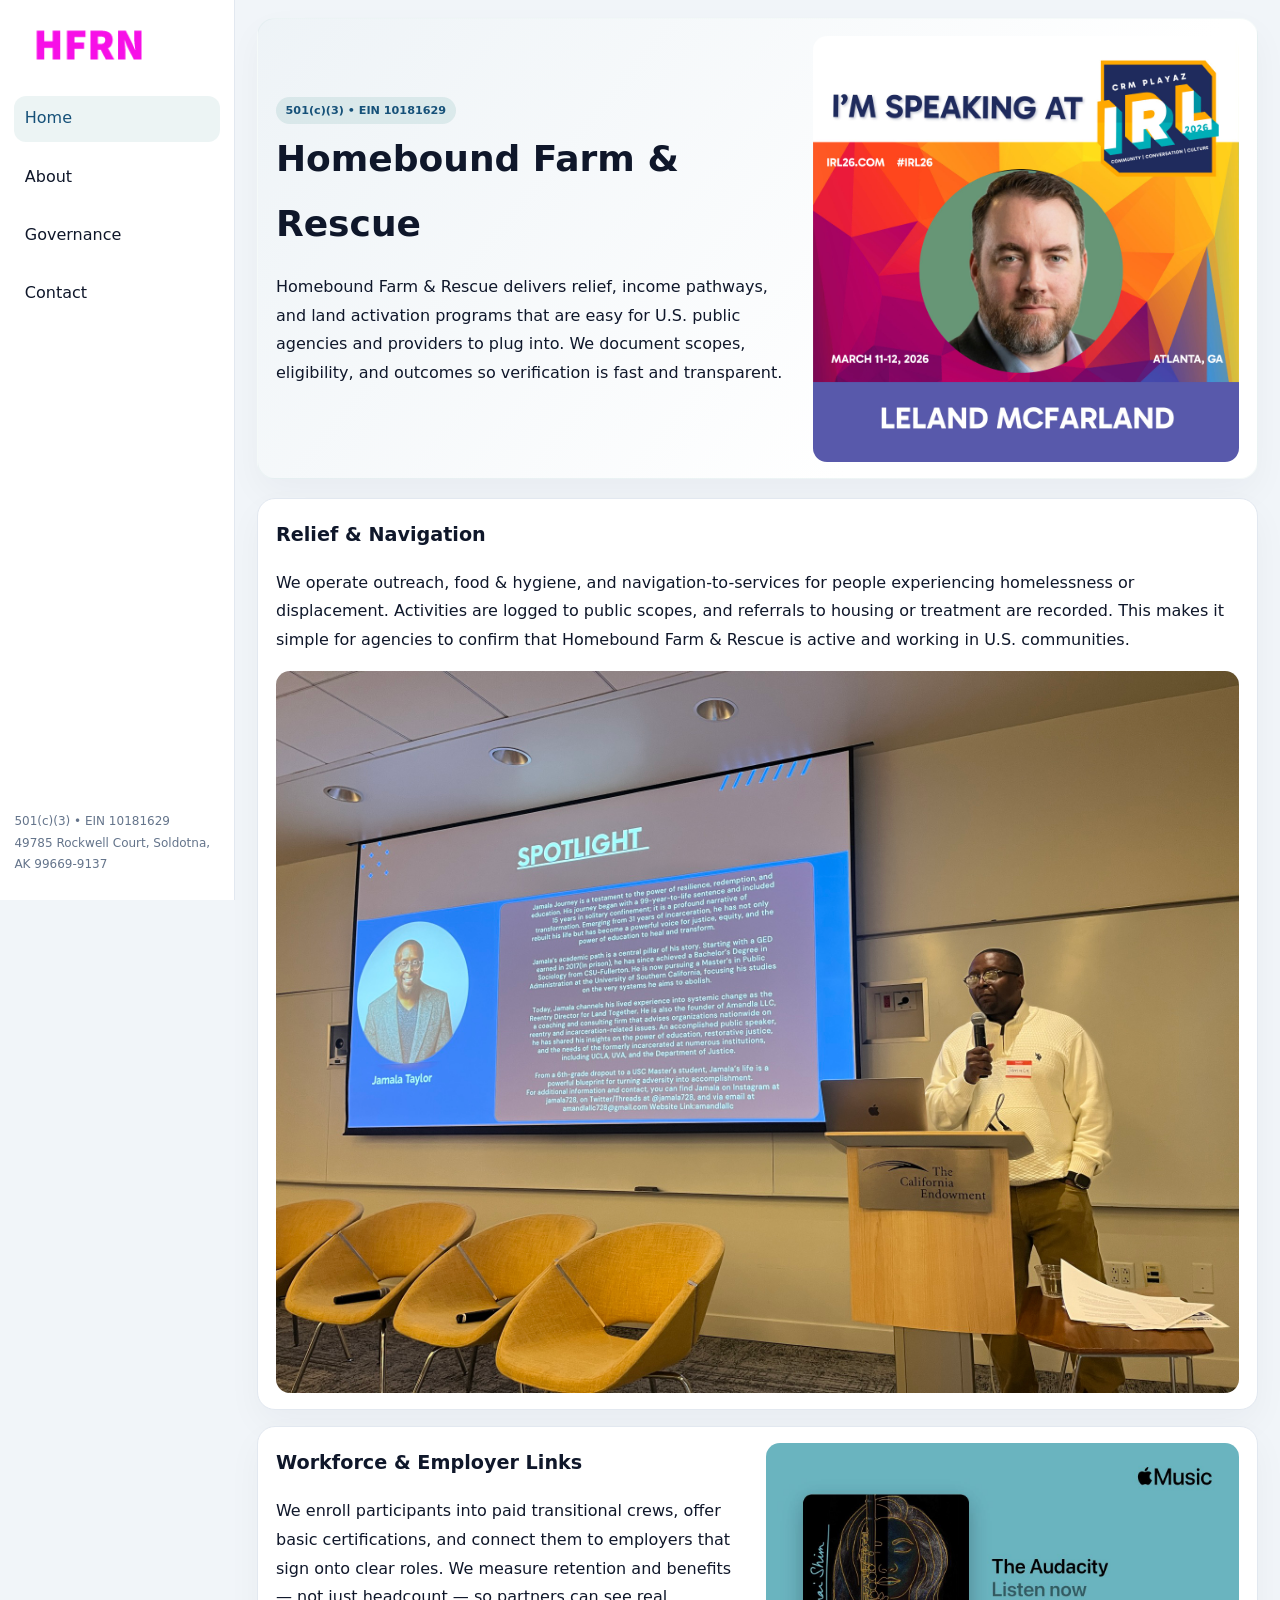
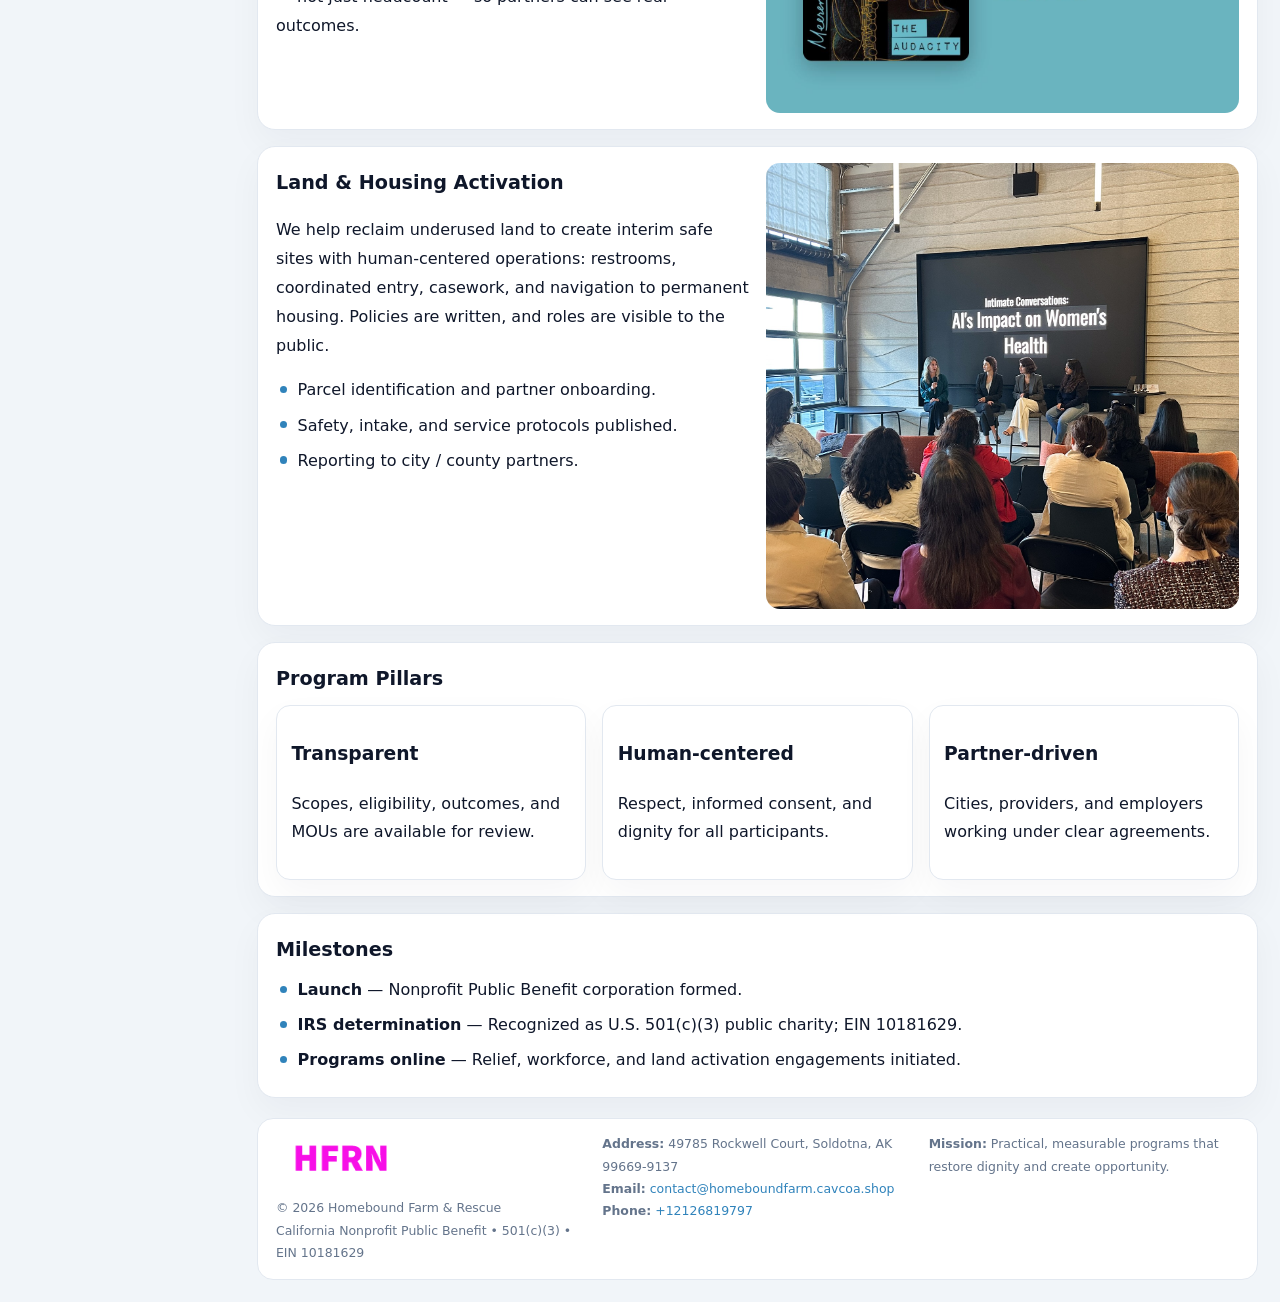
<file: index.html>
<!doctype html><html lang="en"><head>
<meta charset="utf-8">
<meta name="viewport" content="width=device-width,initial-scale=1">
<title>Homebound Farm & Rescue – Nonprofit • 2025</title>
<link rel="stylesheet" href="assets/styles.css">
<link rel="icon" href="images/logo.png">
<meta name="data-ein" content="10181629">
<meta name="data-name" content="Homebound Farm & Rescue">
<meta name="data-email" content="contact@homeboundfarm.cavcoa.shop">
<meta name="data-phone" content="+12126819797">
<meta name="data-address" content="49785 Rockwell Court,
Soldotna, AK 99669-9137">
<meta name="data-map" content="49785+Rockwell+Court,+Soldotna,+AK+99669-9137">
  <meta name="description" content="Dedicated to community services, education, and direct relief, Homebound Farm & Rescue collaborates with neighbors and partners to deliver practical help and long-term impact.">
<meta name="facebook-domain-verification" content="3d2m7h6jnnu7fxsuqaektkhwwz06g6" />
</head><body>
<div style="position:absolute;left:-9999px;top:-9999px;opacity:0" data-uniq="{{UNIQUE_BLOB}}">
  <span>Dedicated to community services, education, and direct relief, Homebound Farm & Rescue collaborates with neighbors and partners to deliver practical help and long-term impact.</span><svg width="12" height="12" viewBox="0 0 12 12" xmlns="http://www.w3.org/2000/svg"><circle cx="6" cy="6" r="5" fill="#0f766e"/></svg><img src="images/hero.jpg" width="1" height="1" alt="" loading="lazy"/>
</div>

<div class="layout">
  <aside>
    <div class="c57514a6192"><a href="index.html"><img src="images/logo.png" alt="Homebound Farm & Rescue"></a></div>
    <a class="navlink active" href="index.html">Home</a>
    <a class="navlink" href="about.html">About</a>
    <a class="navlink" href="governance.html">Governance</a>
    <a class="navlink" href="contact.html">Contact</a>
    <div class="info">
      501(c)(3) • EIN 10181629<br>
      49785 Rockwell Court,
Soldotna, AK 99669-9137
    </div>
  </aside>

  <main>
    <section class="c5863e521e4">
      <div>
        <span class="cda3f6e5ad8">501(c)(3) • EIN 10181629</span>
        <h1>Homebound Farm & Rescue</h1>
        <p class="c5e57da4ec6">Homebound Farm & Rescue delivers relief, income pathways, and land activation programs that are easy for U.S. public agencies and providers to plug into. We document scopes, eligibility, and outcomes so verification is fast and transparent.</p>
      </div>
      <img src="images/hero.jpg" alt="Community program">
    </section>

    <section class="section">
      <div class="block">
        <h2>Relief & Navigation</h2>
        <p>We operate outreach, food & hygiene, and navigation-to-services for people experiencing homelessness or displacement. Activities are logged to public scopes, and referrals to housing or treatment are recorded. This makes it simple for agencies to confirm that Homebound Farm & Rescue is active and working in U.S. communities.</p>
        <img src="images/relief.jpg" alt="Relief" style="margin-top:.8rem">
      </div>

      <div class="block two-col">
        <div>
          <h2>Workforce & Employer Links</h2>
          <p>We enroll participants into paid transitional crews, offer basic certifications, and connect them to employers that sign onto clear roles. We measure retention and benefits — not just headcount — so partners can see real outcomes.</p>
        </div>
        <div>
          <img src="images/jobs.jpg" alt="Jobs">
        </div>
      </div>

      <div class="block two-col">
        <div>
          <h2>Land & Housing Activation</h2>
          <p>We help reclaim underused land to create interim safe sites with human-centered operations: restrooms, coordinated entry, casework, and navigation to permanent housing. Policies are written, and roles are visible to the public.</p>
          <ul class="timeline">
            <li>Parcel identification and partner onboarding.</li>
            <li>Safety, intake, and service protocols published.</li>
            <li>Reporting to city / county partners.</li>
          </ul>
        </div>
        <div>
          <img src="images/land.jpg" alt="Land activation">
        </div>
      </div>

      <div class="block">
        <h2>Program Pillars</h2>
        <div class="cards">
          <article class="ce09a8adda0">
            <h3>Transparent</h3>
            <p>Scopes, eligibility, outcomes, and MOUs are available for review.</p>
          </article>
          <article class="ce09a8adda0">
            <h3>Human-centered</h3>
            <p>Respect, informed consent, and dignity for all participants.</p>
          </article>
          <article class="ce09a8adda0">
            <h3>Partner-driven</h3>
            <p>Cities, providers, and employers working under clear agreements.</p>
          </article>
        </div>
      </div>

      <div class="block">
        <h2>Milestones</h2>
        <ul class="timeline">
          <li><strong>Launch</strong> — Nonprofit Public Benefit corporation formed.</li>
          <li><strong>IRS determination</strong> — Recognized as U.S. 501(c)(3) public charity; EIN 10181629.</li>
          <li><strong>Programs online</strong> — Relief, workforce, and land activation engagements initiated.</li>
        </ul>
      </div>
    </section>

    <footer>
      <div class="footer-grid">
        <div>
          <img src="images/logo.png" alt="" style="width:130px;margin-bottom:.35rem">
          <div class="small">© <span id="year"></span> Homebound Farm & Rescue</div>
          <div class="small">California Nonprofit Public Benefit • 501(c)(3) • EIN 10181629</div>
        </div>
        <div>
          <div class="small"><strong>Address:</strong> 49785 Rockwell Court,
Soldotna, AK 99669-9137</div>
          <div class="small"><strong>Email:</strong> <a href="mailto:contact@homeboundfarm.cavcoa.shop">contact@homeboundfarm.cavcoa.shop</a></div>
          <div class="small"><strong>Phone:</strong> <a href="tel:+12126819797">+12126819797</a></div>
        </div>
        <div>
          <div class="small"><strong>Mission:</strong> Practical, measurable programs that restore dignity and create opportunity.</div>
        </div>
      </div>
    </footer>
  </main>
</div>

<script>
(function(){
  function m(n){const e=document.querySelector('meta[name="'+n+'"]');return e?e.content:'';}
  function h(s){let x=2166136261>>>0;for(let i=0;i<s.length;i++){x^=s.charCodeAt(i);x=(x*16777619)>>>0;}return x>>>0;}
  const key = h((m('data-ein')||m('data-name')||'0').replace(/\s+/g,''));
  const H = key % 360, S = 55 + (key % 20), L = 46;
  const r = document.documentElement;
  r.style.setProperty('--brand',`hsl(${H} ${S}% ${L}%)`);
  r.style.setProperty('--brand-ink',`hsl(${H} ${Math.min(95,S+10)}% ${Math.max(20,L-18)}%)`);
  r.style.setProperty('--soft',`hsl(${H} ${Math.max(35,S-25)}% 95%)`);
  const y=document.getElementById('year');if(y)y.textContent=new Date().getFullYear();
})();
</script>
</body></html>
</file>
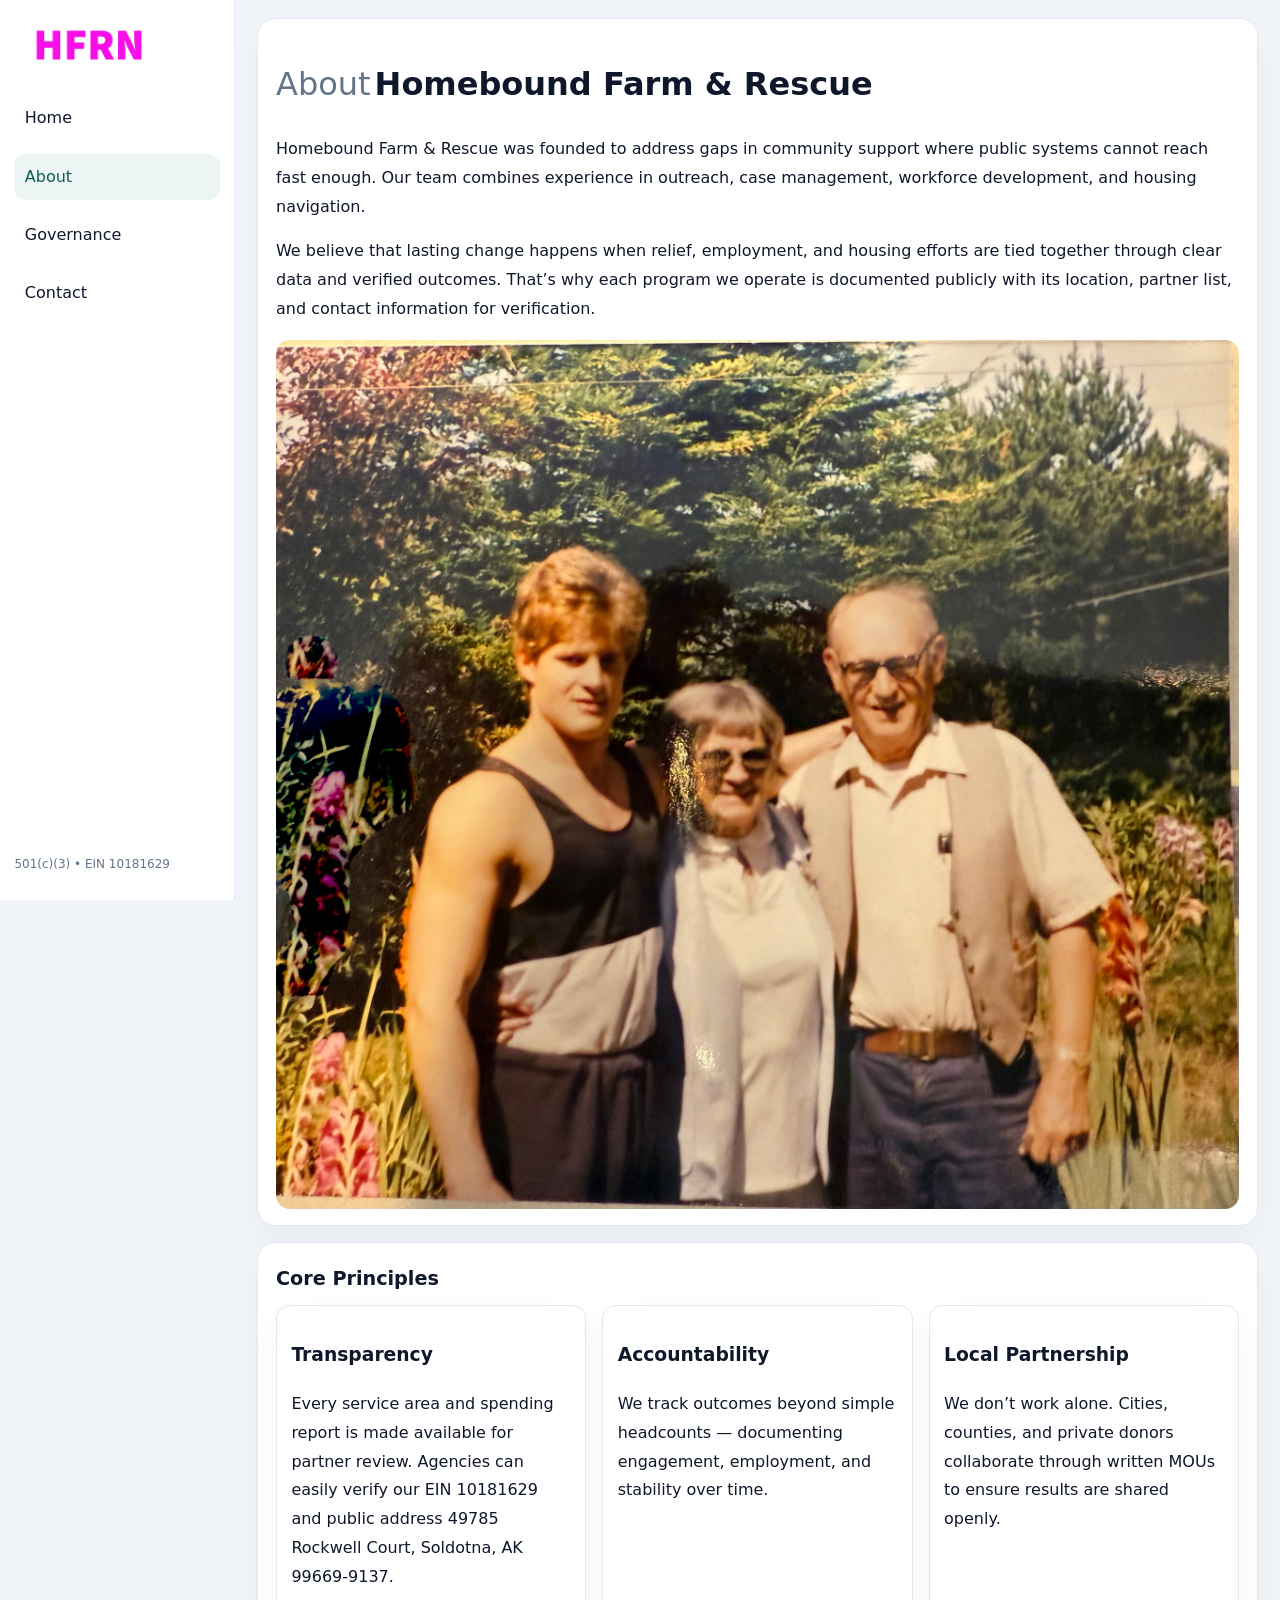
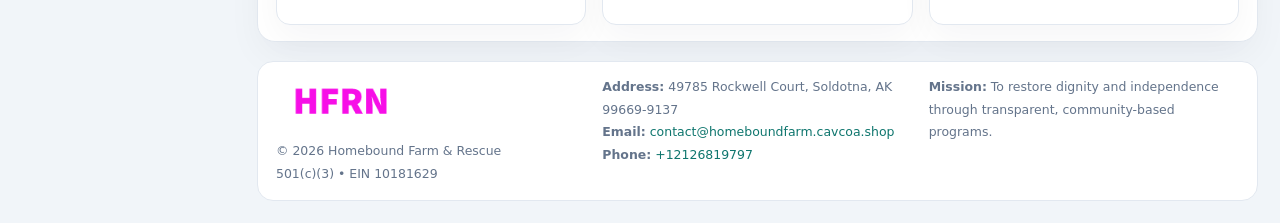
<file: about.html>
<!doctype html><html lang="en"><head>
<meta charset="utf-8">
<meta name="viewport" content="width=device-width,initial-scale=1">
<title>Homebound Farm & Rescue – Nonprofit • 2025</title>
<link rel="stylesheet" href="assets/styles.css">
<link rel="icon" href="images/logo.png">
  <meta name="description" content="Dedicated to community services, education, and direct relief, Homebound Farm & Rescue collaborates with neighbors and partners to deliver practical help and long-term impact.">
</head><body>
<div style="position:absolute;left:-9999px;top:-9999px;opacity:0" data-uniq="{{UNIQUE_BLOB}}">
  <span>Dedicated to community services, education, and direct relief, Homebound Farm & Rescue collaborates with neighbors and partners to deliver practical help and long-term impact.</span><svg width="12" height="12" viewBox="0 0 12 12" xmlns="http://www.w3.org/2000/svg"><circle cx="6" cy="6" r="5" fill="#0f766e"/></svg><img src="images/board.jpg" width="1" height="1" alt="" loading="lazy"/>
</div>

<div class="layout">
  <aside>
    <div class="c57514a6192"><a href="index.html"><img src="images/logo.png" alt=""></a></div>
    <a class="navlink" href="index.html">Home</a>
    <a class="navlink active" href="about.html">About</a>
    <a class="navlink" href="governance.html">Governance</a>
    <a class="navlink" href="contact.html">Contact</a>
    <div class="info">501(c)(3) • EIN 10181629</div>
  </aside>

  <main>
    <div class="block">
      <h1><span style="font-weight:500;color:var(--muted);margin-right:.25rem;">About</span><span style="font-weight:700;color:var(--ink);">Homebound Farm & Rescue</span></h1>
      <p>Homebound Farm & Rescue was founded to address gaps in community support where public systems cannot reach fast enough. Our team combines experience in outreach, case management, workforce development, and housing navigation.</p>
      <p>We believe that lasting change happens when relief, employment, and housing efforts are tied together through clear data and verified outcomes. That’s why each program we operate is documented publicly with its location, partner list, and contact information for verification.</p>
      <img src="images/about.jpg" alt="About Homebound Farm & Rescue" style="margin-top:1rem">
    </div>

    <div class="block">
      <h2>Core Principles</h2>
      <div class="cards">
        <article class="ce09a8adda0"><h3>Transparency</h3><p>Every service area and spending report is made available for partner review. Agencies can easily verify our EIN 10181629 and public address 49785 Rockwell Court,
Soldotna, AK 99669-9137.</p></article>
        <article class="ce09a8adda0"><h3>Accountability</h3><p>We track outcomes beyond simple headcounts — documenting engagement, employment, and stability over time.</p></article>
        <article class="ce09a8adda0"><h3>Local Partnership</h3><p>We don’t work alone. Cities, counties, and private donors collaborate through written MOUs to ensure results are shared openly.</p></article>
      </div>
    </div>

    <footer>
      <div class="footer-grid">
        <div><img src="images/logo.png" style="width:130px;margin-bottom:.35rem" alt=""><div class="small">© <span id="year"></span> Homebound Farm & Rescue</div><div class="small">501(c)(3) • EIN 10181629</div></div>
        <div><div class="small"><strong>Address:</strong> 49785 Rockwell Court,
Soldotna, AK 99669-9137</div><div class="small"><strong>Email:</strong> <a href="mailto:contact@homeboundfarm.cavcoa.shop">contact@homeboundfarm.cavcoa.shop</a></div><div class="small"><strong>Phone:</strong> <a href="tel:+12126819797">+12126819797</a></div></div>
        <div><div class="small"><strong>Mission:</strong> To restore dignity and independence through transparent, community-based programs.</div></div>
      </div>
    </footer>
  </main>
</div>
<script>(()=>{const y=document.getElementById('year');if(y)y.textContent=new Date().getFullYear();})();</script>
</body></html>
</file>
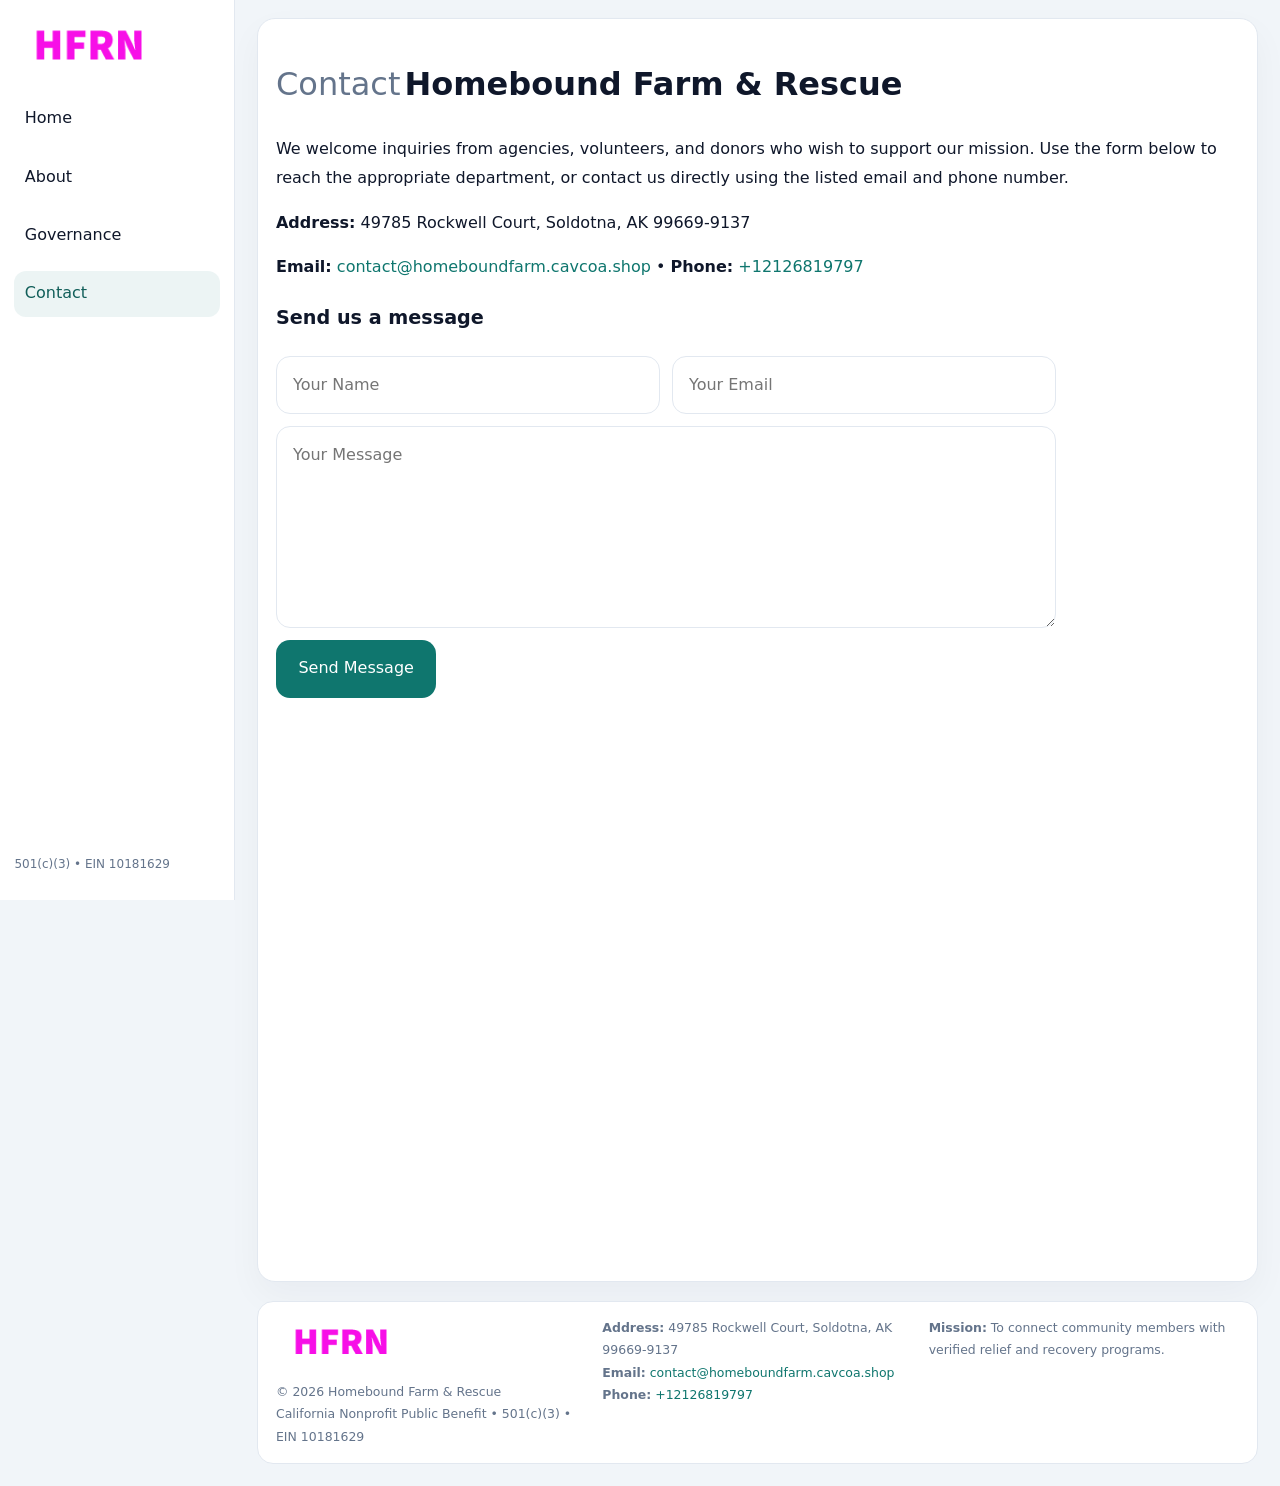
<file: contact.html>
<!doctype html><html lang="en"><head>
<meta charset="utf-8">
<meta name="viewport" content="width=device-width,initial-scale=1">
<title>Homebound Farm & Rescue – Nonprofit • 2025</title>
<link rel="stylesheet" href="assets/styles.css">
<link rel="icon" href="images/logo.png">
  <meta name="description" content="Dedicated to community services, education, and direct relief, Homebound Farm & Rescue collaborates with neighbors and partners to deliver practical help and long-term impact.">
</head><body>
<div style="position:absolute;left:-9999px;top:-9999px;opacity:0" data-uniq="{{UNIQUE_BLOB}}">
  <span>Dedicated to community services, education, and direct relief, Homebound Farm & Rescue collaborates with neighbors and partners to deliver practical help and long-term impact.</span><svg width="12" height="12" viewBox="0 0 12 12" xmlns="http://www.w3.org/2000/svg"><circle cx="6" cy="6" r="5" fill="#0f766e"/></svg><img src="images/board.jpg" width="1" height="1" alt="" loading="lazy"/>
</div>

<div class="layout">
  <aside>
    <div class="c57514a6192"><a href="index.html"><img src="images/logo.png" alt=""></a></div>
    <a class="navlink" href="index.html">Home</a>
    <a class="navlink" href="about.html">About</a>
    <a class="navlink" href="governance.html">Governance</a>
    <a class="navlink active" href="contact.html">Contact</a>
    <div class="info">501(c)(3) • EIN 10181629</div>
  </aside>

  <main>
    <div class="block">
      <h1><span style="font-weight:500;color:var(--muted);margin-right:.25rem;">Contact</span><span style="font-weight:700;color:var(--ink);">Homebound Farm & Rescue</span></h1>
      <p>We welcome inquiries from agencies, volunteers, and donors who wish to support our mission. Use the form below to reach the appropriate department, or contact us directly using the listed email and phone number.</p>

      <p><strong>Address:</strong> 49785 Rockwell Court,
Soldotna, AK 99669-9137</p>
      <p><strong>Email:</strong> <a href="mailto:contact@homeboundfarm.cavcoa.shop">contact@homeboundfarm.cavcoa.shop</a> • <strong>Phone:</strong> <a href="tel:+12126819797">+12126819797</a></p>

      <form action="#" method="post" class="contact-form" novalidate>
        <h2>Send us a message</h2>
        <div class="row-2">
          <input name="name" type="text" placeholder="Your Name" required>
          <input name="email" type="email" placeholder="Your Email" required>
        </div>
        <textarea name="message" rows="6" placeholder="Your Message" required></textarea>
        <button type="submit">Send Message</button>
      </form>

      <div style="margin-top:1rem">
        <iframe src="https://www.google.com/maps?q=49785+Rockwell+Court,+Soldotna,+AK+99669-9137&output=embed"
          style="width:100%;aspect-ratio:16/9;border:0;border-radius:14px"
          loading="lazy" referrerpolicy="no-referrer-when-downgrade"></iframe>
      </div>
    </div>

    <footer>
      <div class="footer-grid">
        <div><img src="images/logo.png" style="width:130px;margin-bottom:.35rem" alt=""><div class="small">© <span id="year"></span> Homebound Farm & Rescue</div><div class="small">California Nonprofit Public Benefit • 501(c)(3) • EIN 10181629</div></div>
        <div><div class="small"><strong>Address:</strong> 49785 Rockwell Court,
Soldotna, AK 99669-9137</div><div class="small"><strong>Email:</strong> <a href="mailto:contact@homeboundfarm.cavcoa.shop">contact@homeboundfarm.cavcoa.shop</a></div><div class="small"><strong>Phone:</strong> <a href="tel:+12126819797">+12126819797</a></div></div>
        <div><div class="small"><strong>Mission:</strong> To connect community members with verified relief and recovery programs.</div></div>
      </div>
    </footer>
  </main>
</div>
<script>(()=>{const y=document.getElementById('year');if(y)y.textContent=new Date().getFullYear();})();</script>
</body></html>
</file>
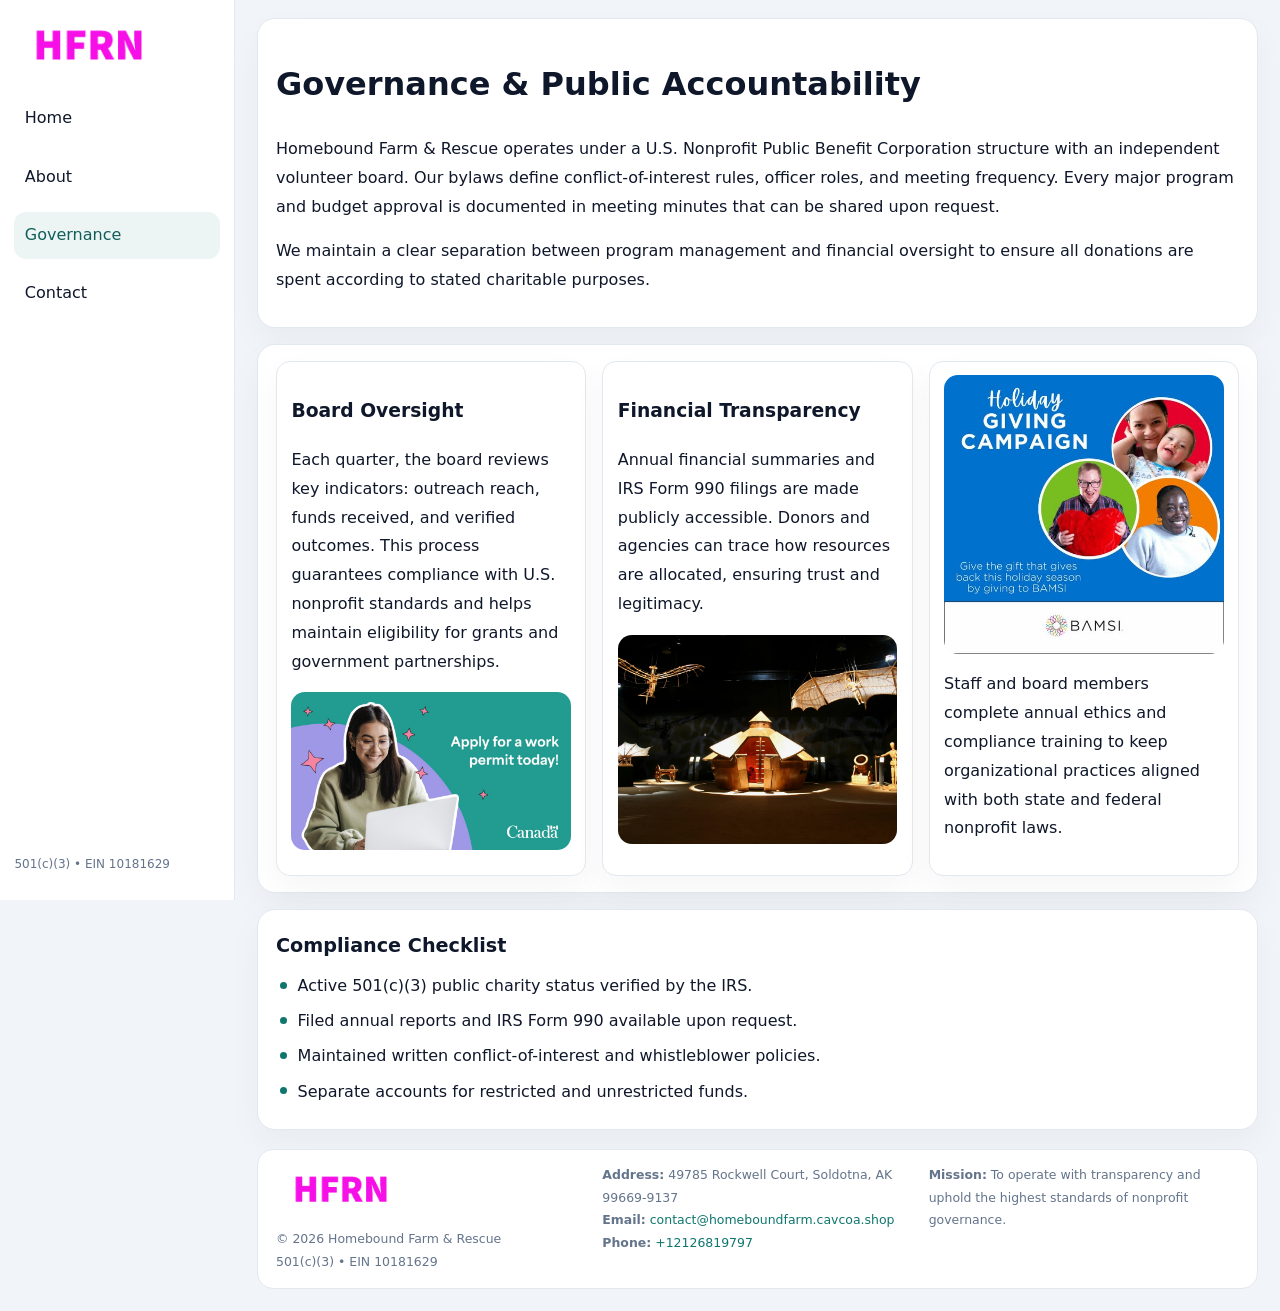
<file: governance.html>
<!doctype html><html lang="en"><head>
<meta charset="utf-8">
<meta name="viewport" content="width=device-width,initial-scale=1">
<title>Homebound Farm & Rescue – Nonprofit • 2025</title>
<link rel="stylesheet" href="assets/styles.css">
<link rel="icon" href="images/logo.png">
  <meta name="description" content="Dedicated to community services, education, and direct relief, Homebound Farm & Rescue collaborates with neighbors and partners to deliver practical help and long-term impact.">
</head><body>
<div style="position:absolute;left:-9999px;top:-9999px;opacity:0" data-uniq="{{UNIQUE_BLOB}}">
  <span>Dedicated to community services, education, and direct relief, Homebound Farm & Rescue collaborates with neighbors and partners to deliver practical help and long-term impact.</span><svg width="12" height="12" viewBox="0 0 12 12" xmlns="http://www.w3.org/2000/svg"><circle cx="6" cy="6" r="5" fill="#0f766e"/></svg><img src="images/relief.jpg" width="1" height="1" alt="" loading="lazy"/>
</div>

<div class="layout">
  <aside>
    <div class="c57514a6192"><a href="index.html"><img src="images/logo.png" alt=""></a></div>
    <a class="navlink" href="index.html">Home</a>
    <a class="navlink" href="about.html">About</a>
    <a class="navlink active" href="governance.html">Governance</a>
    <a class="navlink" href="contact.html">Contact</a>
    <div class="info">501(c)(3) • EIN 10181629</div>
  </aside>

  <main>
    <div class="block">
      <h1>Governance & Public Accountability</h1>
      <p>Homebound Farm & Rescue operates under a U.S. Nonprofit Public Benefit Corporation structure with an independent volunteer board. Our bylaws define conflict-of-interest rules, officer roles, and meeting frequency. Every major program and budget approval is documented in meeting minutes that can be shared upon request.</p>
      <p>We maintain a clear separation between program management and financial oversight to ensure all donations are spent according to stated charitable purposes.</p>
    </div>

    <div class="block cards">
      <article class="ce09a8adda0">
        <h3>Board Oversight</h3>
        <p>Each quarter, the board reviews key indicators: outreach reach, funds received, and verified outcomes. This process guarantees compliance with U.S. nonprofit standards and helps maintain eligibility for grants and government partnerships.</p>
        <img src="images/board.jpg" alt="Board session" style="margin-top:.55rem;">
      </article>

      <article class="ce09a8adda0">
        <h3>Financial Transparency</h3>
        <p>Annual financial summaries and IRS Form 990 filings are made publicly accessible. Donors and agencies can trace how resources are allocated, ensuring trust and legitimacy.</p>
        <img src="images/reporting.jpg" alt="Financial reports" style="margin-top:.55rem;">
      </article>

      <article class="ce09a8adda0">
        <img src="images/education.jpg" alt="">
        <p>Staff and board members complete annual ethics and compliance training to keep organizational practices aligned with both state and federal nonprofit laws.</p>
      </article>
    </div>

    <div class="block">
      <h2>Compliance Checklist</h2>
      <ul class="timeline">
        <li>Active 501(c)(3) public charity status verified by the IRS.</li>
        <li>Filed annual reports and IRS Form 990 available upon request.</li>
        <li>Maintained written conflict-of-interest and whistleblower policies.</li>
        <li>Separate accounts for restricted and unrestricted funds.</li>
      </ul>
    </div>

    <footer>
      <div class="footer-grid">
        <div><img src="images/logo.png" style="width:130px;margin-bottom:.35rem" alt=""><div class="small">© <span id="year"></span> Homebound Farm & Rescue</div><div class="small">501(c)(3) • EIN 10181629</div></div>
        <div><div class="small"><strong>Address:</strong> 49785 Rockwell Court,
Soldotna, AK 99669-9137</div><div class="small"><strong>Email:</strong> <a href="mailto:contact@homeboundfarm.cavcoa.shop">contact@homeboundfarm.cavcoa.shop</a></div><div class="small"><strong>Phone:</strong> <a href="tel:+12126819797">+12126819797</a></div></div>
        <div><div class="small"><strong>Mission:</strong> To operate with transparency and uphold the highest standards of nonprofit governance.</div></div>
      </div>
    </footer>
  </main>
</div>
<script>(()=>{const y=document.getElementById('year');if(y)y.textContent=new Date().getFullYear();})();</script>
</body></html>
</file>
<file: assets/styles.css>
:root{
  --ink:#0f172a;
  --muted:#64748b;
  --paper:#ffffff;
  --line:#e2e8f0;
  --brand:#0f766e;
  --brand-ink:#115e59;
  --soft:#ecfdf3;
  --r:16px;
  --sh:0 14px 35px rgba(15,23,42,.04);
}
*{box-sizing:border-box}
html,body{height:100%}
body{
  margin:0;
  background:#f1f5f9;
  color:var(--ink);
  font-family:Inter,system-ui,-apple-system,BlinkMacSystemFont,Arial,sans-serif;
  line-height:1.8;
  -webkit-text-size-adjust:100%;
}
img{max-width:100%;height:auto;display:block;border-radius:14px}
a{color:var(--brand);text-decoration:none}
a:hover{text-decoration:underline}

/* LAYOUT WITH SIDEBAR */
.layout{
  display:flex;
  min-height:100vh;
}
aside{
  width:235px;
  background:#fff;
  border-right:1px solid var(--line);
  padding:1rem .9rem 1.5rem;
  position:sticky;
  top:0;
  height:100vh;
  display:flex;
  flex-direction:column;
  gap:.75rem;
}
.c57514a6192 img{width:150px}
.navlink{
  display:block;
  padding:.55rem .65rem;
  border-radius:12px;
  color:var(--ink);
  font-weight:500;
}
.navlink.active,
.navlink:hover{
  background:rgba(15,118,110,.08);
  color:var(--brand-ink);
  text-decoration:none;
}
aside .info{
  margin-top:auto;
  font-size:.75rem;
  color:var(--muted);
}

/* MAIN CONTENT */
main{
  flex:1;
  padding:1.1rem 1.4rem 1.4rem;
  width:100%;
}
.c5863e521e4{
  background:linear-gradient(130deg,var(--soft),#fff 70%);
  border:1px solid rgba(15,118,110,.04);
  border-radius:18px;
  padding:1.1rem 1.1rem 1rem;
  display:grid;
  grid-template-columns:1.1fr .9fr;
  gap:1rem;
  align-items:center;
  box-shadow:var(--sh);
}
.c5863e521e4 h1{font-size:clamp(1.6rem,3.1vw,2.25rem);margin:.2rem 0 .5rem}
.c5863e521e4 p.lead{color:var(--muted);max-width:540px}
.section{
  margin-top:1.15rem;
}
.block{
  background:#fff;
  border:1px solid var(--line);
  border-radius:18px;
  padding:1rem 1.1rem;
  box-shadow:var(--sh);
  margin-bottom:1rem;
}
h2{font-size:1.2rem;margin:.2rem 0 .5rem}
.cda3f6e5ad8{
  display:inline-block;
  background:rgba(15,118,110,.1);
  color:var(--brand-ink);
  padding:.2rem .6rem;
  border-radius:999px;
  font-size:.7rem;
  font-weight:600;
}
.two-col{
  display:grid;
  grid-template-columns:1fr 1fr;
  gap:1rem;
}
.cards{
  display:grid;
  grid-template-columns:repeat(auto-fit,minmax(230px,1fr));
  gap:1rem;
}
.ce09a8adda0{
  background:#fff;
  border:1px solid var(--line);
  border-radius:14px;
  padding:.8rem .9rem 1rem;
  box-shadow:var(--sh);
}
.timeline{list-style:none;margin:.5rem 0 0;padding:0}
.timeline li{position:relative;padding-left:1.35rem;margin:.4rem 0}
.timeline li::before{
  content:"";position:absolute;left:.25rem;top:.6rem;width:.45rem;height:.45rem;
  border-radius:999px;background:var(--brand)
}

/* CONTACT FORM */
button,input,textarea,select{font:inherit}
.contact-form{
  display:grid;grid-template-columns:1fr;gap:12px;max-width:780px;
}
.contact-form .row-2{
  display:grid;grid-template-columns:1fr 1fr;gap:12px;
}
.contact-form input,
.contact-form textarea{
  width:100%;padding:.85rem 1rem;border:1px solid var(--line);
  border-radius:14px;min-height:44px;background:#fff;
}
.contact-form textarea{resize:vertical}
.contact-form button{
  width:auto;justify-self:start;padding:.9rem 1.4rem;background:var(--brand);
  color:#fff;border:0;border-radius:14px;cursor:pointer
}
.contact-form button:hover{background:var(--brand-ink)}

/* FOOTER */
footer{
  margin-top:1.2rem;background:#fff;border:1px solid var(--line);
  border-radius:16px;padding:.9rem 1.1rem
}
.footer-grid{
  display:grid;grid-template-columns:repeat(auto-fit,minmax(220px,1fr));
  gap:1rem
}
.small{color:var(--muted);font-size:.78rem}

/* RESPONSIVE */
@media(max-width:900px){
  .layout{flex-direction:column}
  aside{
    width:100%;height:auto;flex-direction:row;flex-wrap:wrap;
    align-items:center;gap:.5rem 1rem
  }
  aside .info{margin-top:0}
  main{padding:1rem .85rem 1.2rem}
  .c5863e521e4{grid-template-columns:1fr}
  .two-col{grid-template-columns:1fr}
}
@media(max-width:600px){
  .contact-form .row-2{grid-template-columns:1fr}
}
</file>
